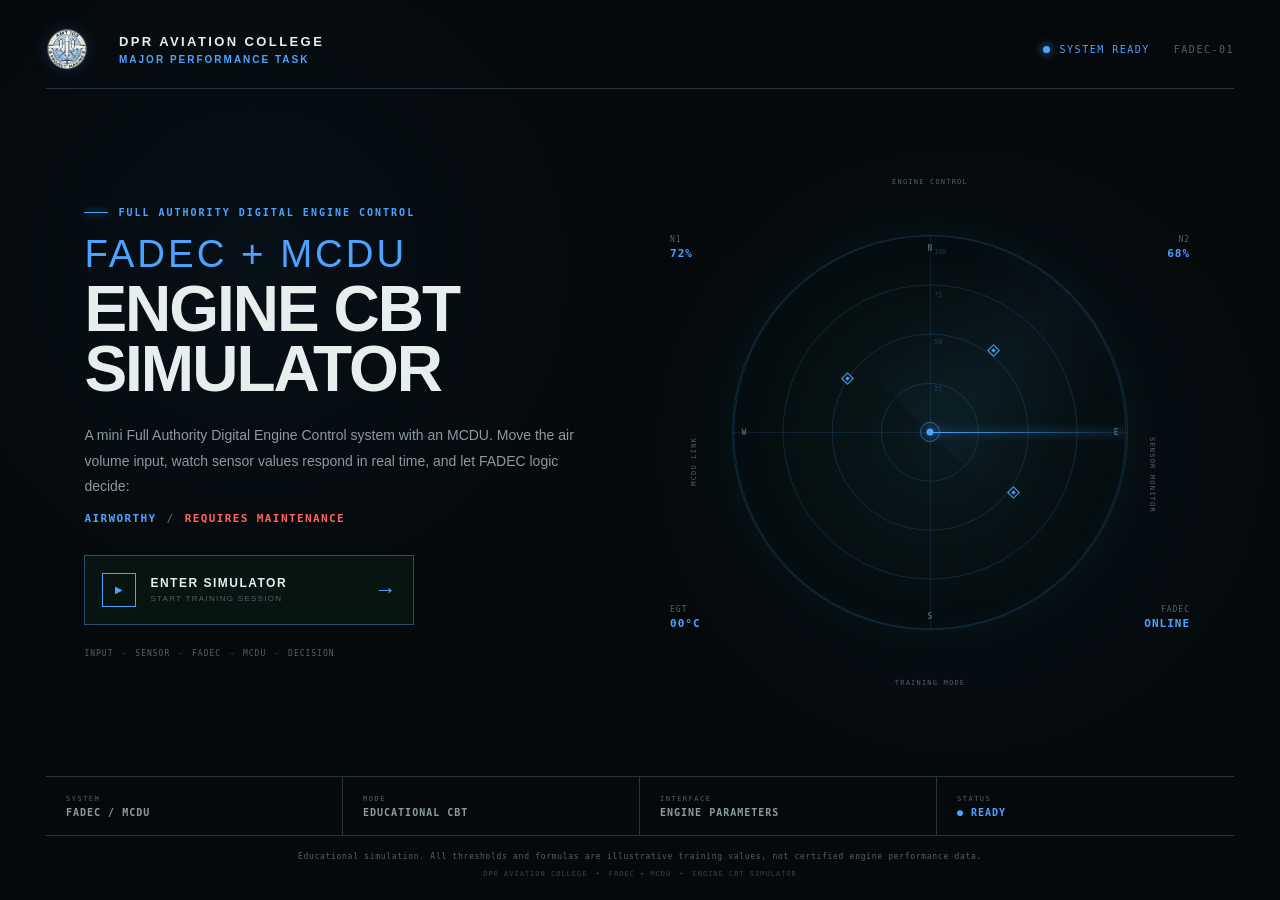
<file: index.html>
<!DOCTYPE html>
<html lang="en">

<head>

  <meta charset="UTF-8">

  <meta
    name="viewport"
    content="width=device-width, initial-scale=1.0"
  >

  <title>
    FADEC + MCDU Engine CBT Simulator
  </title>

  <link
    rel="stylesheet"
    href="home.css"
  >

</head>


<body>


  <!-- =====================================================
       HOME SCREEN
  ====================================================== -->

  <main
    id="homeScreen"
    class="home-screen"
  >


    <!-- TOP HEADER -->

    <header class="home-header">

      <div class="college-brand">

        <div class="brand-symbol">

          <img
            src="logo.png"
            alt="AMT 102 Project Making logo"
            class="project-logo"
          >

        </div>


        <div>

          <div class="college-name">
            DPR AVIATION COLLEGE
          </div>

          <div class="task-name">
            MAJOR PERFORMANCE TASK
          </div>

        </div>

      </div>


      <div class="system-indicator">

        <span class="indicator-dot"></span>

        <span>
          SYSTEM READY
        </span>

        <span class="system-code">
          FADEC-01
        </span>

      </div>

    </header>



    <!-- =====================================================
         MAIN CONTENT
    ====================================================== -->

    <section class="hero">


      <!-- LEFT INFORMATION -->

      <div class="hero-content">


        <div class="eyebrow">

          <span></span>

          FULL AUTHORITY DIGITAL ENGINE CONTROL

        </div>


        <h1>

          <span>
            FADEC + MCDU
          </span>

          <strong>
            ENGINE CBT
            <br>
            SIMULATOR
          </strong>

        </h1>


        <p class="description">

          A mini Full Authority Digital Engine Control
          system with an MCDU. Move the air volume input,
          watch sensor values respond in real time, and
          let FADEC logic decide:

        </p>


        <div class="decision">

          <span class="decision-airworthy">
            AIRWORTHY
          </span>

          <span class="decision-divider">
            /
          </span>

          <span class="decision-maintenance">
            REQUIRES MAINTENANCE
          </span>

        </div>



        <!-- ENTER BUTTON -->

        <button
          id="enterSimulatorBtn"
          class="enter-button"
          type="button"
        >

          <span class="enter-icon">
            ▶
          </span>

          <span class="enter-text">

            <strong>
              ENTER SIMULATOR
            </strong>

            <small>
              START TRAINING SESSION
            </small>

          </span>

          <span class="enter-arrow">
            →
          </span>

        </button>



        <!-- SMALL SYSTEM FLOW -->

        <div class="system-flow">

          <span>
            INPUT
          </span>

          <b>→</b>

          <span>
            SENSOR
          </span>

          <b>→</b>

          <span>
            FADEC
          </span>

          <b>→</b>

          <span>
            MCDU
          </span>

          <b>→</b>

          <span>
            DECISION
          </span>

        </div>


      </div>



      <!-- =================================================
           RADAR DISPLAY
      ================================================== -->

      <div class="radar-area">


        <div class="radar-frame">


          <!-- CORNER LABELS -->

          <div class="radar-label radar-label-top">
            ENGINE CONTROL
          </div>

          <div class="radar-label radar-label-right">
            SENSOR MONITOR
          </div>

          <div class="radar-label radar-label-bottom">
            TRAINING MODE
          </div>

          <div class="radar-label radar-label-left">
            MCDU LINK
          </div>



          <!-- RADAR -->

          <div class="radar">


            <div class="radar-ring ring-1"></div>

            <div class="radar-ring ring-2"></div>

            <div class="radar-ring ring-3"></div>

            <div class="radar-ring ring-4"></div>


            <div class="radar-cross horizontal"></div>

            <div class="radar-cross vertical"></div>


            <div class="radar-sweep"></div>


            <div class="radar-center">

              <div class="center-dot"></div>

              <div class="center-pulse"></div>

            </div>


            <!-- RADAR TARGETS -->

            <div class="target target-1">
              <span></span>
            </div>

            <div class="target target-2">
              <span></span>
            </div>

            <div class="target target-3">
              <span></span>
            </div>


            <!-- RADAR MARKINGS -->

            <span class="mark mark-top">
              N
            </span>

            <span class="mark mark-right">
              E
            </span>

            <span class="mark mark-bottom">
              S
            </span>

            <span class="mark mark-left">
              W
            </span>


            <span class="range range-1">
              25
            </span>

            <span class="range range-2">
              50
            </span>

            <span class="range range-3">
              75
            </span>

            <span class="range range-4">
              100
            </span>


          </div>



          <!-- RADAR DATA -->

          <div class="radar-data data-top-left">

            <span>
              N1
            </span>

            <strong>
              72%
            </strong>

          </div>


          <div class="radar-data data-top-right">

            <span>
              N2
            </span>

            <strong>
              68%
            </strong>

          </div>


          <div class="radar-data data-bottom-left">

            <span>
              EGT
            </span>

            <strong>
              00°C
            </strong>

          </div>


          <div class="radar-data data-bottom-right">

            <span>
              FADEC
            </span>

            <strong>
              ONLINE
            </strong>

          </div>


        </div>


      </div>


    </section>



    <!-- =====================================================
         LOWER INFORMATION
    ====================================================== -->

    <section class="lower-panel">


      <div class="info-block">

        <span class="info-title">
          SYSTEM
        </span>

        <strong>
          FADEC / MCDU
        </strong>

      </div>


      <div class="info-block">

        <span class="info-title">
          MODE
        </span>

        <strong>
          EDUCATIONAL CBT
        </strong>

      </div>


      <div class="info-block">

        <span class="info-title">
          INTERFACE
        </span>

        <strong>
          ENGINE PARAMETERS
        </strong>

      </div>


      <div class="info-block">

        <span class="info-title">
          STATUS
        </span>

        <strong class="status-ready">
          ● READY
        </strong>

      </div>


    </section>



    <!-- =====================================================
         DISCLAIMER
    ====================================================== -->

    <footer class="home-footer">

      <div class="footer-line"></div>


      <p>

        Educational simulation.
        All thresholds and formulas are illustrative
        training values, not certified engine performance data.

      </p>


      <div class="footer-meta">

        <span>
          DPR AVIATION COLLEGE
        </span>

        <span>
          •
        </span>

        <span>
          FADEC + MCDU
        </span>

        <span>
          •
        </span>

        <span>
          ENGINE CBT SIMULATOR
        </span>

      </div>

    </footer>


  </main>



  <!-- =====================================================
       LOADING SCREEN
  ====================================================== -->

  <section
    id="loadingScreen"
    class="loading-screen"
  >


    <div class="loading-grid"></div>


    <div class="loading-content">


      <div class="loading-brand">

        <div class="loading-project-logo">
          <img
            src="logo.png"
            alt="AMT 102 Project Making logo"
          >
        </div>

        <div class="loading-symbol">

          <svg
            viewBox="0 0 80 46"
          >

            <path
              d="M4 13C20 13 28 8 39 3L72 3 56 13 29 18 11 17Z"
            />

            <path
              d="M12 23C28 23 38 19 50 14L67 14 51 24 28 29 12 28Z"
            />

            <path
              d="M20 33C34 33 42 29 52 25L62 25 49 34 31 39 20 38Z"
            />

          </svg>

        </div>


        <span>
          DPR AVIATION COLLEGE
        </span>

      </div>



      <div class="loading-radar">

        <div class="loading-circle circle-a"></div>

        <div class="loading-circle circle-b"></div>

        <div class="loading-circle circle-c"></div>

        <div class="loading-line"></div>

        <div class="loading-center"></div>

      </div>



      <div class="loading-title">

        FADEC + MCDU

      </div>


      <div class="loading-subtitle">

        ENGINE CBT SIMULATOR

      </div>


      <div
        id="loadingStatus"
        class="loading-status"
      >

        INITIALIZING FADEC

      </div>



      <div class="loading-progress-container">

        <div
          id="loadingProgress"
          class="loading-progress"
        ></div>

      </div>


      <div class="loading-percent">

        <span id="loadingPercent">
          0%
        </span>

        <span>
          LOADING SYSTEM
        </span>

      </div>


      <div class="loading-checks">

        <span>
          ● FADEC CORE
        </span>

        <span>
          ● MCDU
        </span>

        <span>
          ● SENSOR NETWORK
        </span>

      </div>


    </div>


  </section>



  <!-- =====================================================
       HOME SCREEN JAVASCRIPT
  ====================================================== -->

  <script>

    const enterButton =
      document.getElementById(
        "enterSimulatorBtn"
      );


    const homeScreen =
      document.getElementById(
        "homeScreen"
      );


    const loadingScreen =
      document.getElementById(
        "loadingScreen"
      );


    const loadingProgress =
      document.getElementById(
        "loadingProgress"
      );


    const loadingPercent =
      document.getElementById(
        "loadingPercent"
      );


    const loadingStatus =
      document.getElementById(
        "loadingStatus"
      );


    const loadingMessages = [

      "INITIALIZING FADEC",

      "LOADING ENGINE PARAMETERS",

      "CONNECTING MCDU",

      "CHECKING SENSOR INPUTS",

      "LOADING TRAINING LOGIC",

      "VERIFYING SYSTEM STATUS",

      "MCDU LINK ESTABLISHED",

      "FADEC SYSTEM READY"

    ];


    // Welcome audio is intentionally NOT played on the home page.
    // It is triggered by script.js when the simulator is entered.

    enterButton.addEventListener(
      "click",
      function () {

        const enterAudio = new Audio("sounds/simulator_enter.wav");
        enterAudio.volume = 0.7;
        enterAudio.play().catch(() => {});

        const loadingAmbient = new Audio("sounds/loading_ambient.wav");
        loadingAmbient.loop = true;
        loadingAmbient.volume = 0.34;
        loadingAmbient.play().catch(() => {});

        enterButton.disabled =
          true;


        homeScreen.classList.add(
          "home-exit"
        );


        setTimeout(
          function () {

            homeScreen.style.display =
              "none";

            loadingScreen.classList.add(
              "loading-active"
            );

          },
          700
        );


        let progress =
          0;


        let messageIndex =
          0;


        const loadingTimer =
          setInterval(
            function () {


              progress += 1;


              loadingProgress.style.width =
                progress + "%";


              loadingPercent.textContent =
                progress + "%";


              const messagePosition =
                Math.floor(
                  (
                    progress /
                    100
                  ) *
                  loadingMessages.length
                );


              if (
                messagePosition !==
                messageIndex &&
                messagePosition <
                loadingMessages.length
              ) {

                messageIndex =
                  messagePosition;


                loadingStatus.textContent =
                  loadingMessages[
                    messageIndex
                  ];

              }


              if (
                progress >=
                100
              ) {


                clearInterval(
                  loadingTimer
                );

                try {
                  loadingAmbient.pause();
                  loadingAmbient.currentTime = 0;
                } catch (error) {}

                loadingStatus.textContent =
                  "SIMULATOR READY";


                setTimeout(
                  function () {

                    window.location.href =
                      "simulator.html";

                  },
                  650
                );

              }

            },
            35
          );

      });

  </script>


</body>

</html>
</file>
<file: home.css>
/* =========================================================
   FADEC + MCDU HOME SCREEN
   DPR AVIATION COLLEGE
========================================================= */


:root {

  --bg:
    #05090b;

  --panel:
    #081114;

  --panel-light:
    #0d181c;

  --line:
    #24363b;

  --line-bright:
    #3b555b;

  --green:
    #4da3ff;

  --green-bright:
    #7fc0ff;

  --green-dim:
    #1f6fbf;

  --green-dark:
    #0b2b4d;

  --text:
    #e6eeee;

  --muted:
    #8b9b9e;

  --dim:
    #526164;

  --red:
    #ff6262;

  --amber:
    #ffc857;

}



/* =========================================================
   RESET
========================================================= */

* {

  box-sizing:
    border-box;

  margin:
    0;

  padding:
    0;

}



html,
body {

  width:
    100%;

  min-height:
    100%;

}



body {

  background:
    var(--bg);

  color:
    var(--text);

  font-family:
    "Segoe UI",
    Arial,
    Helvetica,
    sans-serif;

  overflow:
    hidden;

}



/* =========================================================
   BACKGROUND
========================================================= */

body::before {

  content:
    "";

  position:
    fixed;

  inset:
    0;

  pointer-events:
    none;

  background:

    linear-gradient(
      rgba(77,163,255,.025) 1px,
      transparent 1px
    ),

    linear-gradient(
      90deg,
      rgba(77,163,255,.025) 1px,
      transparent 1px
    );

  background-size:
    45px 45px;

  mask-image:
    linear-gradient(
      to bottom,
      transparent,
      black 20%,
      black 80%,
      transparent
    );

}



body::after {

  content:
    "";

  position:
    fixed;

  inset:
    0;

  pointer-events:
    none;

  background:
    radial-gradient(
      circle at center,
      transparent 30%,
      rgba(0,0,0,.65) 100%
    );

}



/* =========================================================
   HOME SCREEN
========================================================= */

.home-screen {

  position:
    relative;

  z-index:
    2;

  width:
    100vw;

  height:
    100vh;

  min-height:
    650px;

  display:
    flex;

  flex-direction:
    column;

  padding:
    28px 46px 22px;

  background:

    radial-gradient(
      circle at 75% 50%,
      rgba(31,111,191,.09),
      transparent 32%
    ),

    radial-gradient(
      circle at 20% 30%,
      rgba(31,111,191,.07),
      transparent 30%
    ),

    var(--bg);

  transition:
    opacity .7s ease,
    transform .7s ease;

}



.home-screen.home-exit {

  opacity:
    0;

  transform:
    scale(1.03);

}



/* =========================================================
   HEADER
========================================================= */

.home-header {

  width:
    100%;

  display:
    flex;

  justify-content:
    space-between;

  align-items:
    center;

  padding-bottom:
    18px;

  border-bottom:
    1px solid var(--line);

}



.college-brand {

  display:
    flex;

  align-items:
    center;

  gap:
    15px;

}



.brand-symbol {

  width:
    58px;

  height:
    42px;

  display:
    flex;

  align-items:
    center;

}



.brand-symbol svg {

  width:
    100%;

  height:
    100%;

  fill:
    var(--green);

  filter:
    drop-shadow(
      0 0 8px
      rgba(77,163,255,.18)
    );

}

/* Project logo — preserves the existing header dimensions */
.brand-symbol .project-logo {
  width: 42px;
  height: 42px;
  object-fit: contain;
  display: block;
  filter: drop-shadow(0 0 8px rgba(77,163,255,.18));
}



.college-name {

  color:
    var(--text);

  font-size:
    13px;

  font-weight:
    800;

  letter-spacing:
    2.4px;

}



.task-name {

  margin-top:
    5px;

  color:
    var(--green);

  font-size:
    10px;

  font-weight:
    700;

  letter-spacing:
    2px;

}



.system-indicator {

  display:
    flex;

  align-items:
    center;

  gap:
    10px;

  color:
    var(--green);

  font-family:
    monospace;

  font-size:
    10px;

  letter-spacing:
    1.5px;

}



.indicator-dot {

  width:
    7px;

  height:
    7px;

  border-radius:
    50%;

  background:
    var(--green);

  box-shadow:
    0 0 10px
    var(--green);

  animation:
    statusPulse 1.8s infinite;

}



.system-code {

  margin-left:
    14px;

  color:
    var(--dim);

}



/* =========================================================
   HERO
========================================================= */

.hero {

  flex:
    1;

  display:
    grid;

  grid-template-columns:
    minmax(450px, .95fr)
    minmax(500px, 1.05fr);

  align-items:
    center;

  gap:
    30px;

  max-width:
    1500px;

  width:
    100%;

  margin:
    0 auto;

}



.hero-content {

  padding-left:
    3vw;

  max-width:
    650px;

}



.eyebrow {

  display:
    flex;

  align-items:
    center;

  gap:
    10px;

  margin-bottom:
    18px;

  color:
    var(--green);

  font-family:
    monospace;

  font-size:
    10px;

  font-weight:
    700;

  letter-spacing:
    2px;

}



.eyebrow span {

  width:
    24px;

  height:
    1px;

  background:
    var(--green);

  box-shadow:
    0 0 7px
    var(--green);

}



h1 {

  line-height:
    .94;

  margin-bottom:
    24px;

}



h1 span {

  display:
    block;

  margin-bottom:
    7px;

  color:
    var(--green);

  font-size:
    clamp(25px, 3vw, 43px);

  font-weight:
    300;

  letter-spacing:
    3px;

}



h1 strong {

  display:
    block;

  color:
    var(--text);

  font-size:
    clamp(40px, 5vw, 72px);

  font-weight:
    800;

  letter-spacing:
    -2px;

}



.description {

  max-width:
    600px;

  color:
    var(--muted);

  font-size:
    14px;

  line-height:
    1.8;

}



.decision {

  display:
    flex;

  align-items:
    center;

  gap:
    10px;

  margin-top:
    13px;

  font-family:
    monospace;

  font-size:
    11px;

  font-weight:
    800;

  letter-spacing:
    1.4px;

}



.decision-airworthy {

  color:
    var(--green);

}



.decision-maintenance {

  color:
    var(--red);

}



.decision-divider {

  color:
    var(--dim);

}



/* =========================================================
   ENTER BUTTON
========================================================= */

.enter-button {

  position:
    relative;

  display:
    flex;

  align-items:
    center;

  width:
    330px;

  height:
    70px;

  margin-top:
    30px;

  padding:
    0 17px;

  border:
    1px solid
    rgba(77,163,255,.42);

  background:
    rgba(9,25,19,.7);

  color:
    var(--text);

  cursor:
    pointer;

  overflow:
    hidden;

  transition:
    .25s ease;

}



.enter-button::before {

  content:
    "";

  position:
    absolute;

  inset:
    0;

  background:
    linear-gradient(
      90deg,
      transparent,
      rgba(77,163,255,.08),
      transparent
    );

  transform:
    translateX(-100%);

  transition:
    transform .5s ease;

}



.enter-button:hover {

  border-color:
    var(--green);

  background:
    rgba(15,43,28,.8);

  box-shadow:
    0 0 25px
    rgba(77,163,255,.1);

}



.enter-button:hover::before {

  transform:
    translateX(100%);

}



.enter-button:active {

  transform:
    scale(.98);

}



.enter-button:disabled {

  cursor:
    default;

}



.enter-icon {

  display:
    flex;

  justify-content:
    center;

  align-items:
    center;

  width:
    34px;

  height:
    34px;

  margin-right:
    14px;

  border:
    1px solid
    var(--green);

  color:
    var(--green);

  font-size:
    10px;

}



.enter-text {

  display:
    flex;

  flex-direction:
    column;

  align-items:
    flex-start;

  gap:
    4px;

}



.enter-text strong {

  font-size:
    12px;

  letter-spacing:
    1.5px;

}



.enter-text small {

  color:
    var(--dim);

  font-size:
    8px;

  letter-spacing:
    1.3px;

}



.enter-arrow {

  margin-left:
    auto;

  color:
    var(--green);

  font-size:
    22px;

}



/* =========================================================
   SYSTEM FLOW
========================================================= */

.system-flow {

  display:
    flex;

  align-items:
    center;

  gap:
    8px;

  margin-top:
    24px;

  color:
    var(--dim);

  font-family:
    monospace;

  font-size:
    8px;

  letter-spacing:
    1px;

}



.system-flow b {

  color:
    var(--green-dark);

}



.system-flow span {

  transition:
    color .2s;

}



.system-flow span:hover {

  color:
    var(--green);

}



/* =========================================================
   RADAR AREA
========================================================= */

.radar-area {

  position:
    relative;

  width:
    100%;

  height:
    100%;

  min-height:
    500px;

  display:
    flex;

  align-items:
    center;

  justify-content:
    center;

}



.radar-frame {

  position:
    relative;

  width:
    min(520px, 44vw);

  height:
    min(520px, 44vw);

  min-width:
    430px;

  min-height:
    430px;

}



.radar {

  position:
    absolute;

  width:
    76%;

  height:
    76%;

  left:
    12%;

  top:
    12%;

  border:
    1px solid
    rgba(77,163,255,.2);

  border-radius:
    50%;

  overflow:
    hidden;

  background:

    radial-gradient(
      circle,
      rgba(30,91,55,.11),
      rgba(3,12,8,.35) 70%
    );

  box-shadow:

    0 0 45px
    rgba(49,153,85,.07),

    inset 0 0 40px
    rgba(77,163,255,.04);

}



.radar-ring {

  position:
    absolute;

  border:
    1px solid
    rgba(77,163,255,.17);

  border-radius:
    50%;

  left:
    50%;

  top:
    50%;

  transform:
    translate(
      -50%,
      -50%
    );

}



.ring-1 {

  width:
    25%;

  height:
    25%;

}



.ring-2 {

  width:
    50%;

  height:
    50%;

}



.ring-3 {

  width:
    75%;

  height:
    75%;

}



.ring-4 {

  width:
    100%;

  height:
    100%;

}



/* =========================================================
   RADAR CROSS
========================================================= */

.radar-cross {

  position:
    absolute;

  background:
    rgba(77,163,255,.12);

}



.radar-cross.horizontal {

  width:
    100%;

  height:
    1px;

  top:
    50%;

  left:
    0;

}



.radar-cross.vertical {

  height:
    100%;

  width:
    1px;

  left:
    50%;

  top:
    0;

}



/* =========================================================
   RADAR SWEEP
========================================================= */

.radar-sweep {

  position:
    absolute;

  width:
    50%;

  height:
    1px;

  left:
    50%;

  top:
    50%;

  transform-origin:
    left center;

  background:
    linear-gradient(
      90deg,
      var(--green),
      transparent
    );

  box-shadow:
    0 0 8px
    var(--green);

  animation:
    radarSweep 4s linear infinite;

}



.radar-sweep::after {

  content:
    "";

  position:
    absolute;

  left:
    0;

  top:
    -100px;

  width:
    100%;

  height:
    200px;

  background:
    linear-gradient(
      to bottom,
      transparent,
      rgba(77,163,255,.045),
      transparent
    );

  transform:
    rotate(-45deg);

  transform-origin:
    left center;

}



/* =========================================================
   RADAR CENTER
========================================================= */

.radar-center {

  position:
    absolute;

  left:
    50%;

  top:
    50%;

  width:
    20px;

  height:
    20px;

  transform:
    translate(
      -50%,
      -50%
    );

}



.center-dot {

  position:
    absolute;

  width:
    7px;

  height:
    7px;

  left:
    50%;

  top:
    50%;

  transform:
    translate(
      -50%,
      -50%
    );

  border-radius:
    50%;

  background:
    var(--green);

  box-shadow:
    0 0 12px
    var(--green);

}



.center-pulse {

  position:
    absolute;

  inset:
    0;

  border:
    1px solid
    var(--green);

  border-radius:
    50%;

  opacity:
    .5;

  animation:
    radarPulse 2s infinite;

}



/* =========================================================
   RADAR TARGETS
========================================================= */

.target {

  position:
    absolute;

  width:
    9px;

  height:
    9px;

  border:
    1px solid
    var(--green);

  transform:
    rotate(45deg);

}



.target span {

  position:
    absolute;

  width:
    3px;

  height:
    3px;

  left:
    2px;

  top:
    2px;

  background:
    var(--green);

  box-shadow:
    0 0 7px
    var(--green);

}



.target-1 {

  left:
    28%;

  top:
    35%;

}



.target-2 {

  left:
    65%;

  top:
    28%;

}



.target-3 {

  left:
    70%;

  top:
    64%;

}



/* =========================================================
   RADAR DIRECTIONS
========================================================= */

.mark {

  position:
    absolute;

  color:
    var(--dim);

  font-family:
    monospace;

  font-size:
    8px;

  font-weight:
    700;

}



.mark-top {

  left:
    50%;

  top:
    8px;

  transform:
    translateX(-50%);

}



.mark-right {

  right:
    8px;

  top:
    50%;

  transform:
    translateY(-50%);

}



.mark-bottom {

  left:
    50%;

  bottom:
    8px;

  transform:
    translateX(-50%);

}



.mark-left {

  left:
    8px;

  top:
    50%;

  transform:
    translateY(-50%);

}



/* =========================================================
   RADAR RANGE
========================================================= */

.range {

  position:
    absolute;

  color:
    rgba(77,163,255,.28);

  font-family:
    monospace;

  font-size:
    7px;

}



.range-1 {

  left:
    51%;

  top:
    38%;

}



.range-2 {

  left:
    51%;

  top:
    26%;

}



.range-3 {

  left:
    51%;

  top:
    14%;

}



.range-4 {

  left:
    51%;

  top:
    3%;

}



/* =========================================================
   RADAR DATA
========================================================= */

.radar-data {

  position:
    absolute;

  display:
    flex;

  flex-direction:
    column;

  gap:
    3px;

  font-family:
    monospace;

  font-size:
    8px;

  letter-spacing:
    1px;

}



.radar-data span {

  color:
    var(--dim);

}



.radar-data strong {

  color:
    var(--green);

  font-size:
    11px;

}



.data-top-left {

  left:
    0;

  top:
    12%;

}



.data-top-right {

  right:
    0;

  top:
    12%;

  text-align:
    right;

}



.data-bottom-left {

  left:
    0;

  bottom:
    12%;

}



.data-bottom-right {

  right:
    0;

  bottom:
    12%;

  text-align:
    right;

}



/* =========================================================
   RADAR FRAME LABELS
========================================================= */

.radar-label {

  position:
    absolute;

  color:
    var(--dim);

  font-family:
    monospace;

  font-size:
    7px;

  letter-spacing:
    1.2px;

}



.radar-label-top {

  top:
    1%;

  left:
    50%;

  transform:
    translateX(-50%);

}



.radar-label-right {

  right:
    0;

  top:
    50%;

  transform:
    rotate(90deg)
    translateX(50%);

}



.radar-label-bottom {

  bottom:
    1%;

  left:
    50%;

  transform:
    translateX(-50%);

}



.radar-label-left {

  left:
    0;

  top:
    50%;

  transform:
    rotate(-90deg)
    translateX(-50%);

}



/* =========================================================
   LOWER PANEL
========================================================= */

.lower-panel {

  display:
    grid;

  grid-template-columns:
    repeat(4, 1fr);

  width:
    100%;

  border-top:
    1px solid
    var(--line);

  border-bottom:
    1px solid
    var(--line);

}



.info-block {

  min-height:
    58px;

  padding:
    10px 20px;

  border-right:
    1px solid
    var(--line);

  display:
    flex;

  flex-direction:
    column;

  justify-content:
    center;

  gap:
    4px;

}



.info-block:last-child {

  border-right:
    0;

}



.info-title {

  color:
    var(--dim);

  font-family:
    monospace;

  font-size:
    7px;

  letter-spacing:
    1.5px;

}



.info-block strong {

  color:
    var(--muted);

  font-family:
    monospace;

  font-size:
    10px;

  letter-spacing:
    1px;

}



.info-block .status-ready {

  color:
    var(--green);

}



/* =========================================================
   FOOTER
========================================================= */

.home-footer {

  padding-top:
    15px;

}



.footer-line {

  display:
    none;

}



.home-footer p {

  color:
    #526164;

  text-align:
    center;

  font-family:
    monospace;

  font-size:
    8px;

  line-height:
    1.5;

  letter-spacing:
    .7px;

}



.footer-meta {

  display:
    flex;

  justify-content:
    center;

  gap:
    8px;

  margin-top:
    7px;

  color:
    #354346;

  font-family:
    monospace;

  font-size:
    7px;

  letter-spacing:
    1px;

}



/* =========================================================
   LOADING SCREEN
========================================================= */

.loading-screen {

  position:
    fixed;

  inset:
    0;

  z-index:
    100;

  display:
    flex;

  justify-content:
    center;

  align-items:
    center;

  opacity:
    0;

  visibility:
    hidden;

  background:
    #030706;

  transition:
    opacity .5s ease;

}



.loading-screen.loading-active {

  opacity:
    1;

  visibility:
    visible;

}



.loading-grid {

  position:
    absolute;

  inset:
    0;

  background:

    linear-gradient(
      rgba(77,163,255,.04) 1px,
      transparent 1px
    ),

    linear-gradient(
      90deg,
      rgba(77,163,255,.04) 1px,
      transparent 1px
    );

  background-size:
    40px 40px;

  opacity:
    .6;

}



.loading-content {

  position:
    relative;

  z-index:
    2;

  width:
    min(620px, 90vw);

  text-align:
    center;

}



.loading-brand {

  display:
    flex;

  justify-content:
    center;

  align-items:
    center;

  gap:
    13px;

  margin-bottom:
    50px;

  color:
    var(--muted);

  font-family:
    monospace;

  font-size:
    9px;

  letter-spacing:
    2px;

}



.loading-project-logo {
  width: 56px;
  height: 56px;
  display: flex;
  align-items: center;
  justify-content: center;
}

.loading-project-logo img {
  width: 56px;
  height: 56px;
  object-fit: contain;
  display: block;
  border-radius: 50%;
  filter: drop-shadow(0 0 8px rgba(77,163,255,.18));
}


.loading-symbol {

  width:
    42px;

  height:
    28px;

}



.loading-symbol svg {

  width:
    100%;

  height:
    100%;

  fill:
    var(--green);

}



.loading-radar {

  position:
    relative;

  width:
    150px;

  height:
    150px;

  margin:
    0 auto 30px;

  border:
    1px solid
    rgba(77,163,255,.3);

  border-radius:
    50%;

}



.loading-circle {

  position:
    absolute;

  left:
    50%;

  top:
    50%;

  transform:
    translate(
      -50%,
      -50%
    );

  border:
    1px solid
    rgba(77,163,255,.25);

  border-radius:
    50%;

}



.circle-a {

  width:
    35%;

  height:
    35%;

}



.circle-b {

  width:
    65%;

  height:
    65%;

}



.circle-c {

  width:
    100%;

  height:
    100%;

}



.loading-line {

  position:
    absolute;

  width:
    50%;

  height:
    1px;

  top:
    50%;

  left:
    50%;

  transform-origin:
    left center;

  background:
    var(--green);

  box-shadow:
    0 0 8px
    var(--green);

  animation:
    loadingSweep 1.8s linear infinite;

}



.loading-center {

  position:
    absolute;

  width:
    8px;

  height:
    8px;

  top:
    50%;

  left:
    50%;

  transform:
    translate(
      -50%,
      -50%
    );

  border-radius:
    50%;

  background:
    var(--green);

  box-shadow:
    0 0 12px
    var(--green);

}



.loading-title {

  color:
    var(--green);

  font-size:
    24px;

  font-weight:
    300;

  letter-spacing:
    5px;

}



.loading-subtitle {

  margin-top:
    7px;

  color:
    var(--text);

  font-size:
    14px;

  font-weight:
    700;

  letter-spacing:
    3px;

}



.loading-status {

  margin-top:
    32px;

  color:
    var(--muted);

  font-family:
    monospace;

  font-size:
    10px;

  letter-spacing:
    2px;

  animation:
    loadingBlink 1s infinite;

}



.loading-progress-container {

  width:
    100%;

  height:
    3px;

  margin-top:
    20px;

  background:
    #15201d;

  border:
    1px solid
    #24332e;

}



.loading-progress {

  width:
    0%;

  height:
    100%;

  background:
    var(--green);

  box-shadow:
    0 0 10px
    rgba(77,163,255,.6);

  transition:
    width .03s linear;

}



.loading-percent {

  display:
    flex;

  justify-content:
    space-between;

  margin-top:
    8px;

  color:
    var(--dim);

  font-family:
    monospace;

  font-size:
    8px;

  letter-spacing:
    1px;

}



.loading-percent span:first-child {

  color:
    var(--green);

}



.loading-checks {

  display:
    flex;

  justify-content:
    center;

  gap:
    25px;

  margin-top:
    35px;

  color:
    var(--dim);

  font-family:
    monospace;

  font-size:
    7px;

  letter-spacing:
    1px;

}



.loading-checks span {

  animation:
    checkFade 1.5s infinite;

}



.loading-checks span:nth-child(2) {

  animation-delay:
    .3s;

}



.loading-checks span:nth-child(3) {

  animation-delay:
    .6s;

}



/* =========================================================
   ANIMATIONS
========================================================= */

@keyframes radarSweep {

  from {

    transform:
      rotate(0deg);

  }

  to {

    transform:
      rotate(360deg);

  }

}



@keyframes loadingSweep {

  from {

    transform:
      rotate(0deg);

  }

  to {

    transform:
      rotate(360deg);

  }

}



@keyframes radarPulse {

  0% {

    transform:
      scale(.3);

    opacity:
      .8;

  }

  100% {

    transform:
      scale(1.8);

    opacity:
      0;

  }

}



@keyframes statusPulse {

  0%,
  100% {

    opacity:
      1;

  }

  50% {

    opacity:
      .35;

  }

}



@keyframes loadingBlink {

  0%,
  100% {

    opacity:
      1;

  }

  50% {

    opacity:
      .4;

  }

}



@keyframes checkFade {

  0%,
  100% {

    opacity:
      .35;

  }

  50% {

    opacity:
      1;

    color:
      var(--green);

  }

}



/* =========================================================
   RESPONSIVE
========================================================= */

@media (
  max-width: 1000px
) {

  body {

    overflow:
      auto;

  }


  .home-screen {

    height:
      auto;

    min-height:
      100vh;

    padding:
      22px;

  }


  .hero {

    grid-template-columns:
      1fr;

    padding:
      50px 0;

  }


  .hero-content {

    padding-left:
      0;

    max-width:
      700px;

  }


  .radar-area {

    min-height:
      450px;

  }


  .radar-frame {

    width:
      440px;

    height:
      440px;

  }


  .lower-panel {

    grid-template-columns:
      repeat(2, 1fr);

  }


  .info-block:nth-child(2) {

    border-right:
      0;

  }


  .info-block:nth-child(-n+2) {

    border-bottom:
      1px solid
      var(--line);

  }

}



@media (
  max-width: 600px
) {

  .home-header {

    align-items:
      flex-start;

  }


  .system-indicator {

    display:
      none;

  }


  h1 strong {

    font-size:
      38px;

  }


  h1 span {

    font-size:
      21px;

  }


  .description {

    font-size:
      12px;

  }


  .decision {

    flex-wrap:
      wrap;

  }


  .enter-button {

    width:
      100%;

    max-width:
      330px;

  }


  .system-flow {

    flex-wrap:
      wrap;

    line-height:
      2;

  }


  .radar-frame {

    width:
      330px;

    height:
      330px;

    min-width:
      330px;

    min-height:
      330px;

  }


  .radar-label {

    display:
      none;

  }


  .radar-data {

    font-size:
      6px;

  }


  .radar-data strong {

    font-size:
      8px;

  }


  .lower-panel {

    grid-template-columns:
      1fr;

  }


  .info-block {

    border-right:
      0;

    border-bottom:
      1px solid
      var(--line);

  }


  .info-block:last-child {

    border-bottom:
      0;

  }


  .footer-meta {

    flex-wrap:
      wrap;

  }


  .loading-checks {

    flex-direction:
      column;

    gap:
      8px;

  }

}
</file>
